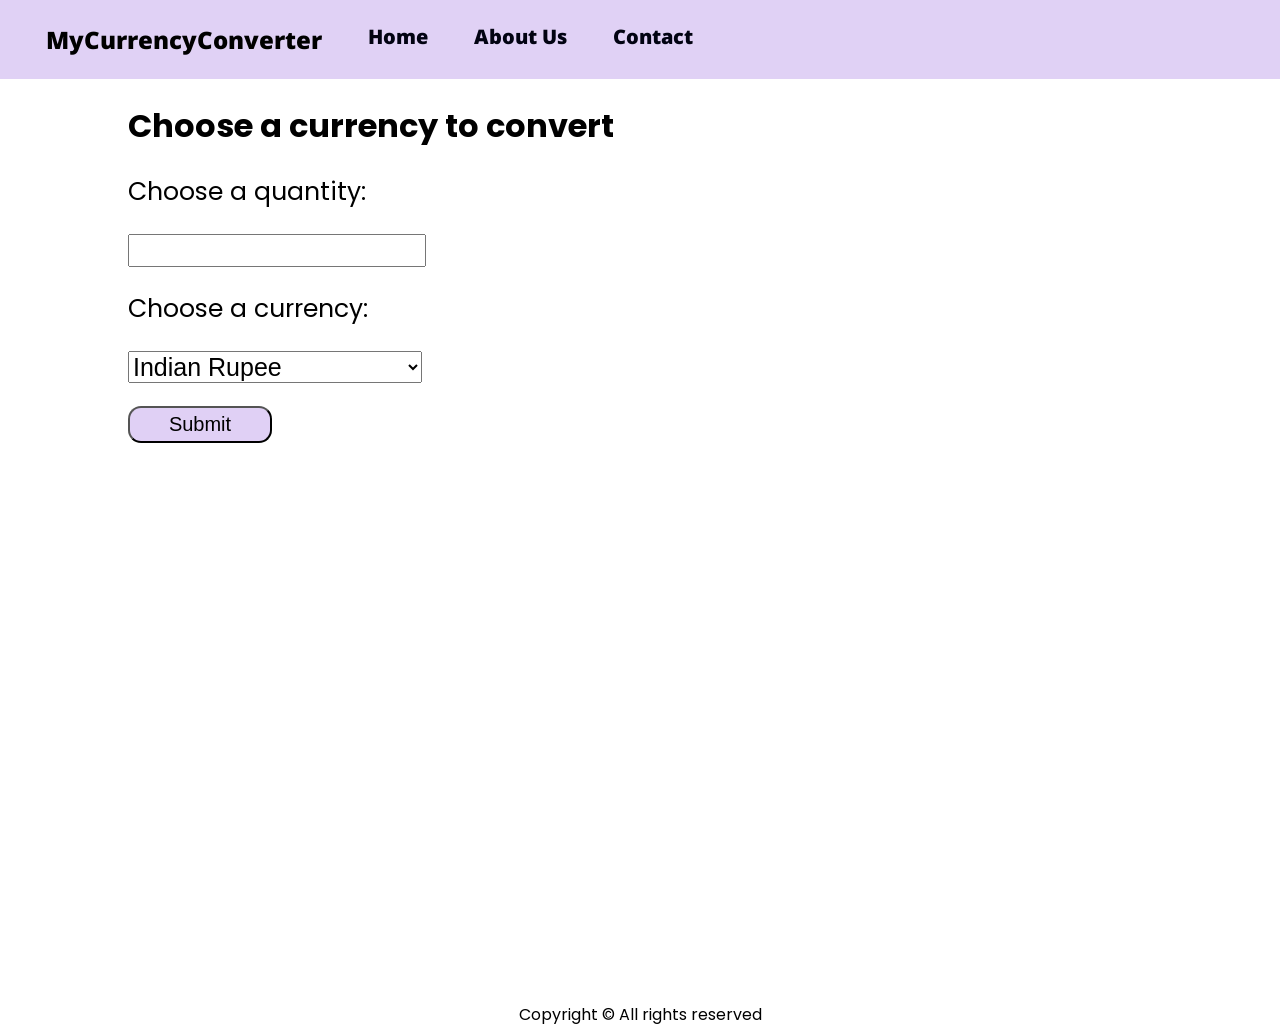
<file: index.html>
<!DOCTYPE html>
<html lang="en">

<head>
    <meta charset="UTF-8">
    <meta name="viewport" content="width=device-width, initial-scale=1.0">
    <title>Currency Converter - Convert your currency </title>
    
    <style>
        @import url('https://fonts.googleapis.com/css2?family=Noto+Sans:ital,wght@0,700;1,300&family=Poppins:wght@400;600&display=swap');

        * {
            margin: 0;
            padding: 0;
        }

        nav {
            font-family: 'Noto Sans', sans-serif;
            font-weight: 900;
            display: flex;
            font-size: 20px;
            background-color: rgb(224, 209, 245);
            padding: 23px;
        }

        nav li a {
            text-decoration: none;
            color: rgb(2, 3, 18);
            transition: all;
            transition-duration: 500ms;
        }

        nav li a:hover {
            text-decoration: none;
            color: rgb(103, 101, 235);
        }

        div.logo {
            display: flex;
            justify-content: center;
            align-items: center;
            margin: 0 23px;
            font-size: 24px;
        }

        nav ul li {
            list-style: none;
            margin: 0 23px;
        }

        nav ul {
            display: flex;
        }

        .container {
            min-height: 100vh;
            font-family: 'Poppins', sans-serif;
            max-width: 80vw;
            margin: auto;
        }

        .container h1,
        h2 {
            margin: 23px 0;
        }

        .container form {
            display: flex;
            flex-direction: column;
        }

        .container form label {
            font-size: 25px;
        }

        .container form input[type='number'],
        select,
        label {
            font-size: 25px;
            width: 23vw;
            margin-bottom: 23px;
        }

        .btn {
            width: 144px;
            padding: 5px 8px;
            font-size: 20px;
            background: #e0d0f5;
            color: black;
            border-radius: 13px;
            cursor: pointer;
        }

        .output {
            display: none;
        }

        .output table {
            width: 50vw;
            text-align: center;
            border: 2px solid black;
            font-size: 20px;
        }

        .output table th{
            padding: 3px;
        }

        @media (max-width: 600px) {
            

            nav {
                flex-direction: column;
                font-size: 14px;
            }

            nav ul li {
                margin: 5px 13px;
            }

            nav ul {
                justify-content: center;
            }

            .container {
                max-width: 95vw;
            }

            .container form input[type='number'],
            select,
            label {
                width: 80vw;
            }
        }

        footer {
            font-family: 'Poppins', sans-serif;
            text-align: center;
        }
    </style>
</head>

<body>
    <nav>
        <div class="logo">MyCurrencyConverter</div>
        <ul>
            <li><a href="/">Home</a></li>
            <li><a href="/about">About Us</a></li>
            <li><a href="/contact">Contact</a></li>
        </ul>
    </nav>

    <div class="container">
        <h1>Choose a currency to convert</h1>
        <form action="/action.php" method="get">
            <label for="quantity">Choose a quantity: </label>
            <input type="number" name="quantity" min="1" max="10">
            <label for="currency">Choose a currency: </label>
            <select name="currency">
                <option value="INR">Indian Rupee</option>
                <option value="USD">US Dollar</option>
                <option value="EUR">Euro</option>
            </select>
            <button class="btn" type="submit">Submit</button>

        </form>
        <div class="output">
            <h2>Here is your converted values in different currencies</h2>
            <table>
                <thead>
                    <tr>
                        <th>Currency</th>
                        <th>Code</th>
                        <th>Value</th>
                    </tr>
                </thead>
                <tbody>

                </tbody>
            </table>
        </div>
    </div>
    <footer>
        Copyright &copy; All rights reserved
    </footer>
    <script>

    </script>
    <script src="main.js"></script>
</body>

</html>
</file>
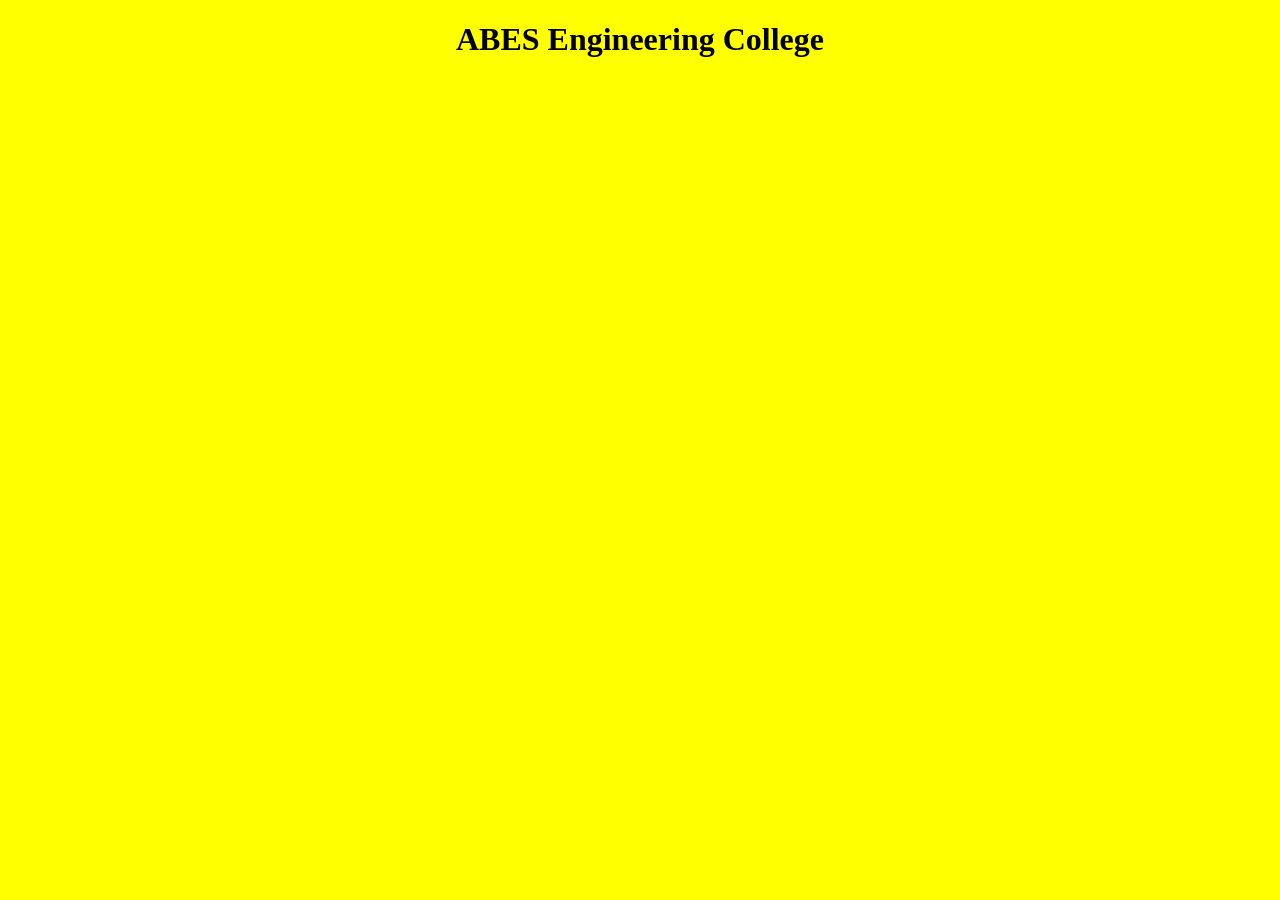
<file: header.html>
<!DOCTYPE html>
<html lang="en">
<head>
    <meta charset="UTF-8">
    <meta name="viewport" content="width=device-width, initial-scale=1.0">
    <title>Header page</title>
</head>
<body bgcolor="yellow">
    <h1><center>ABES Engineering College</center></h1>
</body>
</html>
</file>
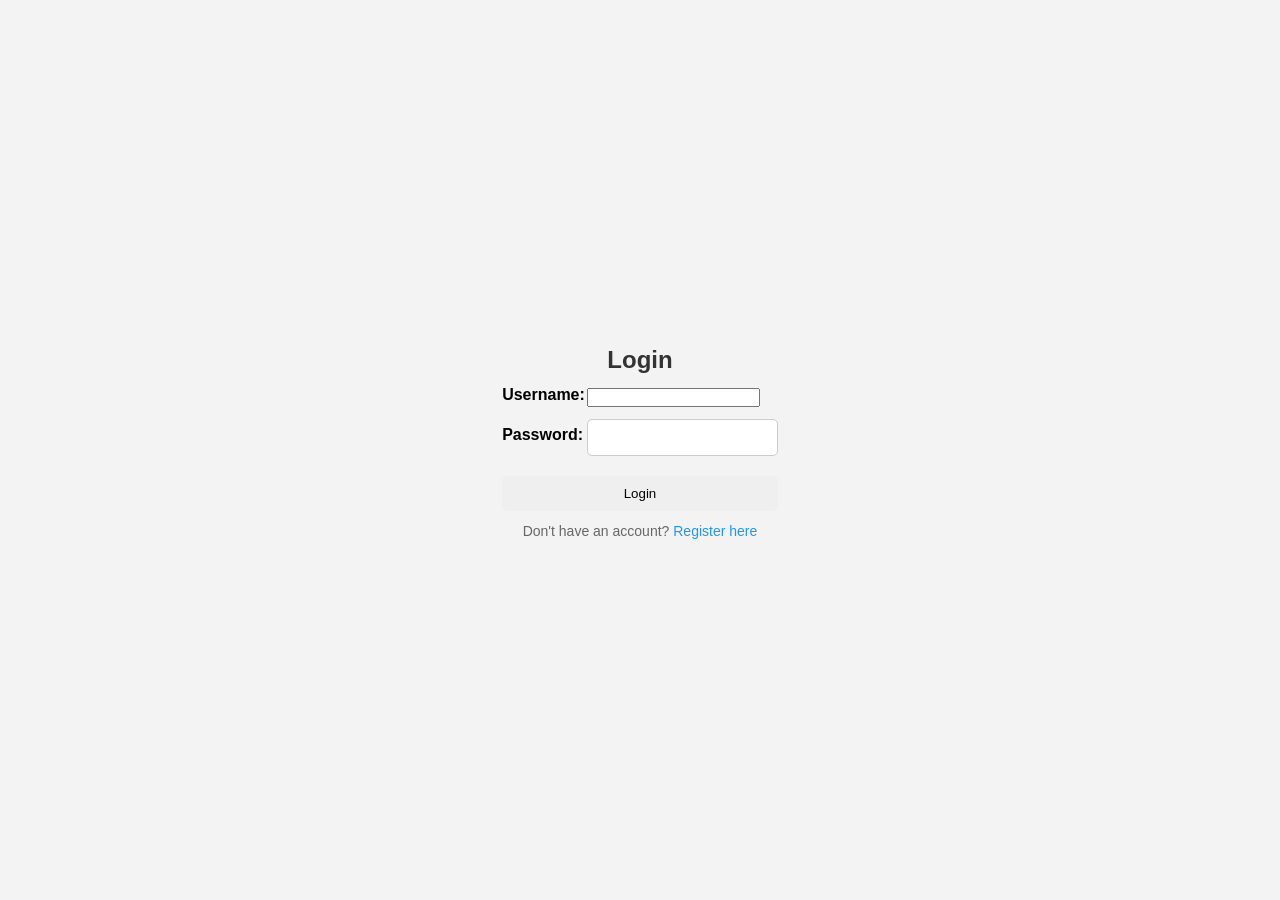
<file: login.html>
<!DOCTYPE html>
<html lang="en">
<head>
    <meta charset="UTF-8">
    <meta name="viewport" content="width=device-width, initial-scale=1.0">
    <title>Login Page</title>
    <link rel="stylesheet" href="styles.css">
</head>
<body>
    <div class="login-container">
        <h2>Login</h2>
        <form action="your-login-endpoint" method="POST">
            <table>
                <tr>
                    <td><label for="username">Username:</label></td>
                    <td><input type="text" id="username" name="username" required></td>
                </tr>
                <tr>
                    <td><label for="password">Password:</label></td>
                    <td><input type="password" id="password" name="password" required></td>
                </tr>
                <tr>
                    <td colspan="2" style="text-align: center;">
                        <button type="submit">Login</button>
                    </td>
                </tr>
            </table>
        </form>
        <p>Don't have an account? <a href="register.html">Register here</a></p>
    </div>
</body>
</html>
</file>
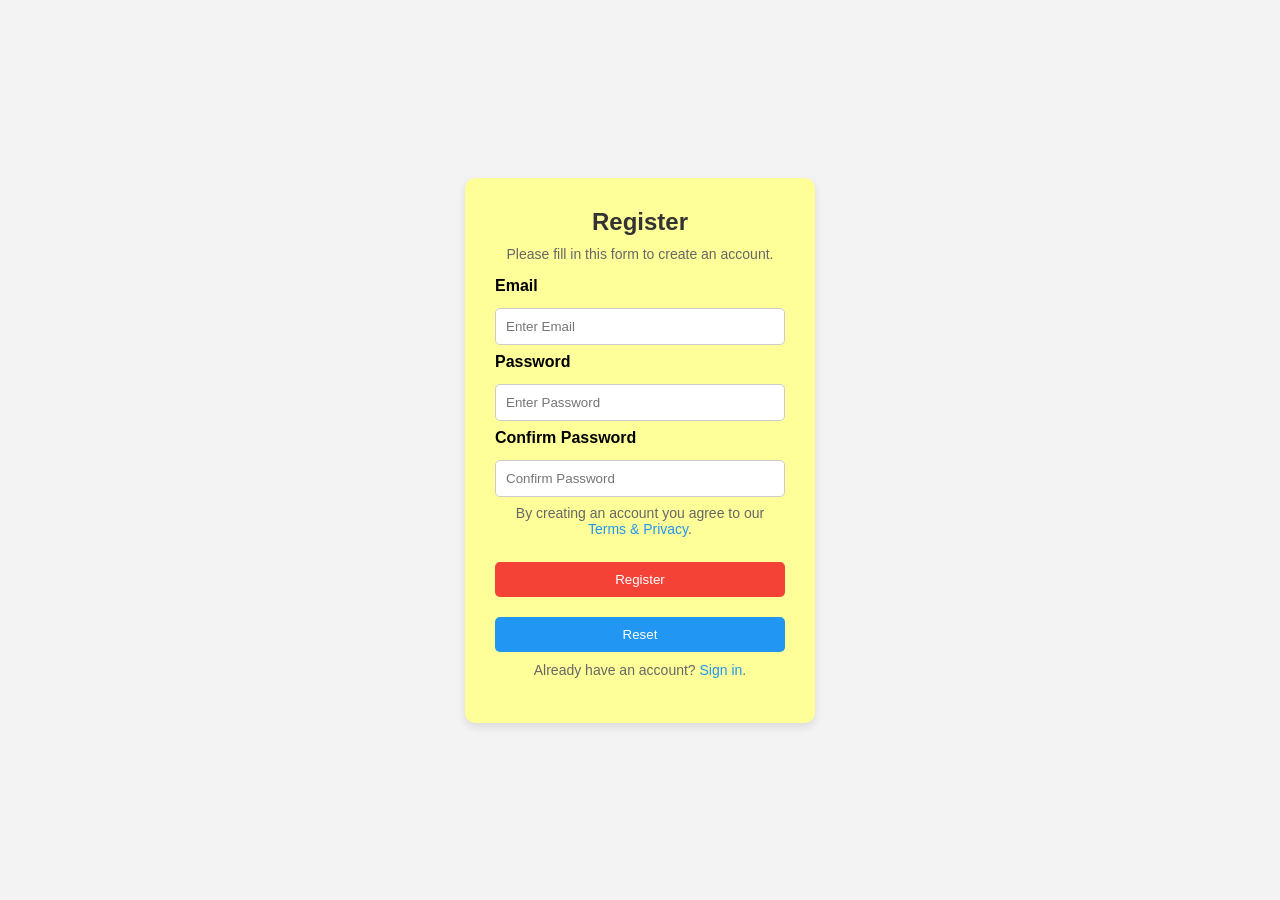
<file: register.html>
<!DOCTYPE html>
<html lang="en">
<head>
    <meta charset="UTF-8">
    <meta name="viewport" content="width=device-width, initial-scale=1.0">
    <title>User Registration</title>
    <link rel="stylesheet" href="styles.css"> 
</head>
<body>
    <div class="container">
        <form action="#" method="POST" class="registration-form">
            <h2>Register</h2>
            <p>Please fill in this form to create an account.</p>

            <label for="email">Email</label>
            <input type="email" id="email" name="email" placeholder="Enter Email" required>

            <label for="password">Password</label>
            <input type="password" id="password" name="password" placeholder="Enter Password" required>

            <label for="confirm_password">Confirm Password</label>
            <input type="password" id="confirm_password" name="confirm_password" placeholder="Confirm Password" required>

            <p>By creating an account you agree to our <a href="#">Terms & Privacy</a>.</p>

            <button type="submit" class="register-btn">Register</button>
            <button type="reset" class="reset-btn">Reset</button>

            <p class="login-text">Already have an account? <a href="#">Sign in</a>.</p>
        </form>
    </div>
</body>
</html>
</file>
<file: styles.css>
/* Reset some basic styles */
* {
    margin: 0;
    padding: 0;
    box-sizing: border-box;
}

/* General body styling */
body {
    font-family: Arial, sans-serif;
    background-color: #f3f3f3;
    display: flex;
    justify-content: center;
    align-items: center;
    height: 100vh;
}

/* Container for form */
.container {
    background-color: #ffff99;
    padding: 30px;
    border-radius: 10px;
    box-shadow: 0px 4px 8px rgba(0, 0, 0, 0.1);
    width: 350px;
}

/* Form header and text */
h2 {
    text-align: center;
    color: #333;
    margin-bottom: 10px;
}

p {
    font-size: 14px;
    color: #666;
    text-align: center;
    margin-bottom: 15px;
}

/* Form label and input fields */
label {
    font-weight: bold;
    display: block;
    margin-bottom: 5px;
}

input[type="email"],
input[type="password"] {
    width: 100%;
    padding: 10px;
    margin: 8px 0;
    display: inline-block;
    border: 1px solid #ccc;
    border-radius: 5px;
    box-sizing: border-box;
}

/* Button styling */
button {
    width: 100%;
    padding: 10px;
    margin: 10px 0;
    border: none;
    border-radius: 5px;
    cursor: pointer;
}

.register-btn {
    background-color: #f44336;
    color: white;
}

.reset-btn {
    background-color: #2196F3;
    color: white;
}

/* Login text */
.login-text {
    text-align: center;
    font-size: 14px;
}

a {
    color: #2196F3;
    text-decoration: none;
}

a:hover {
    text-decoration: underline;
}
</file>
